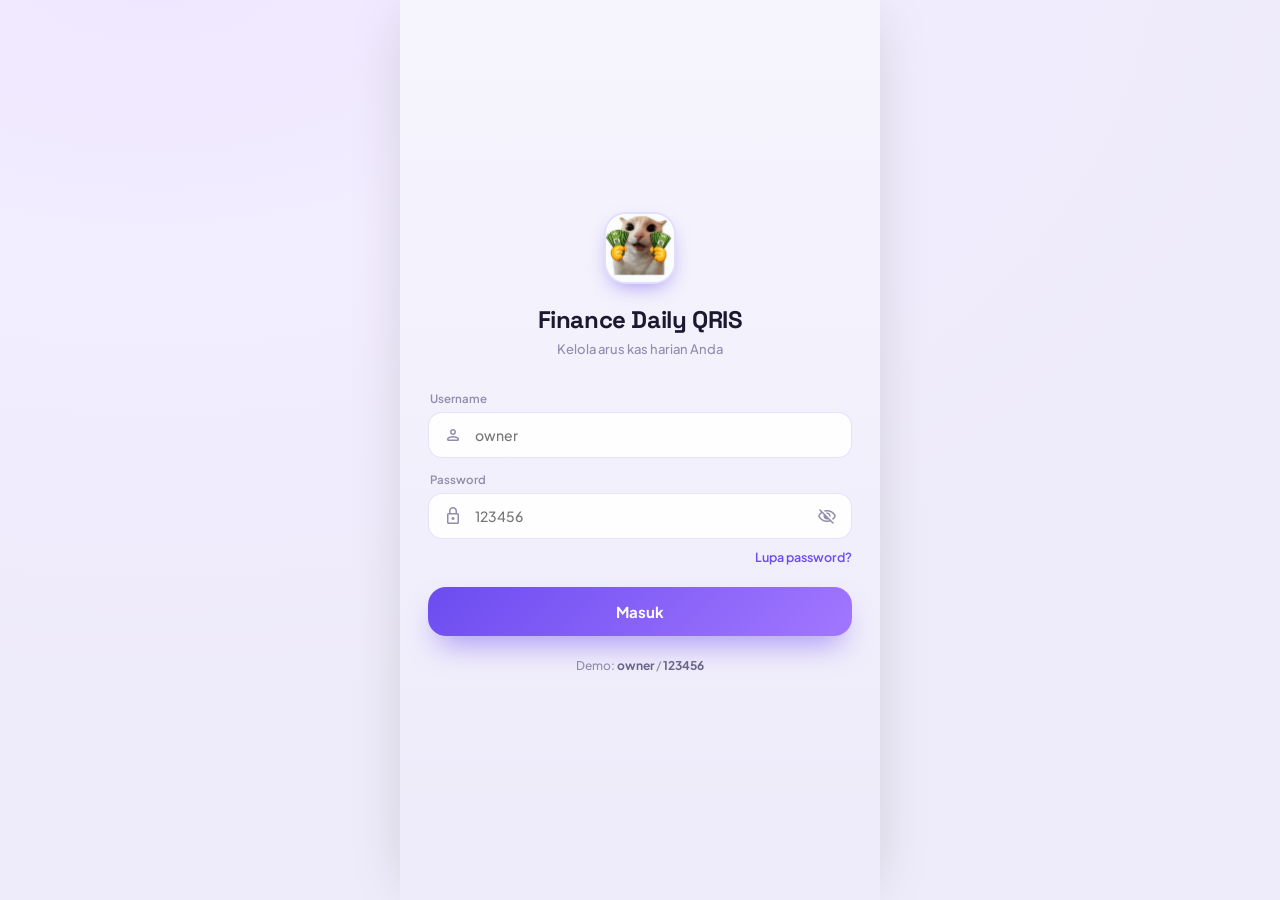
<file: index.html>
<!DOCTYPE html>
<html lang="id">
<head>
  <meta charset="utf-8">
  <meta name="viewport" content="width=device-width, initial-scale=1, maximum-scale=1">
  <title>Masuk — Finance Daily QRIS</title>
  <link rel="preconnect" href="https://fonts.googleapis.com">
  <link rel="preconnect" href="https://fonts.gstatic.com" crossorigin>
  <link href="https://fonts.googleapis.com/css2?family=Plus+Jakarta+Sans:wght@400;500;600;700;800&family=Space+Grotesk:wght@500;600;700&display=swap" rel="stylesheet">
  <link href="https://fonts.googleapis.com/css2?family=Material+Symbols+Rounded:opsz,wght,FILL,GRAD@24,400,0,0&display=swap" rel="stylesheet">
  <link rel="manifest" href="manifest.json">
  <meta name="theme-color" content="#6C4CF0">
  <link rel="apple-touch-icon" href="assets/icon/icon-180.png">
  <meta name="apple-mobile-web-app-capable" content="yes">
  <meta name="mobile-web-app-capable" content="yes">
  <meta name="apple-mobile-web-app-status-bar-style" content="default">
  <meta name="apple-mobile-web-app-title" content="Finance QRIS">
  <link rel="stylesheet" href="css/style.css?v=4">
</head>
<body>
  <div class="app">
    <div class="content" style="display:flex;flex-direction:column;justify-content:center;padding:24px 28px 40px">
      <div style="text-align:center;margin-bottom:34px">
        <div class="logo" style="width:72px;height:72px;border-radius:22px;margin:0 auto;animation:floaty 4s ease-in-out infinite">
          <span class="ms fill" style="font-size:38px">savings</span>
        </div>
        <div style="font-family:'Space Grotesk';font-weight:700;font-size:24px;margin-top:20px;letter-spacing:-.4px">Finance Daily QRIS</div>
        <div class="muted" style="font-size:13px;font-weight:500;margin-top:6px">Kelola arus kas harian Anda</div>
      </div>

      <label class="fld" style="margin-top:0">Username</label>
      <div class="input"><span class="ms">person</span><input id="username" placeholder="owner" autocomplete="username"></div>

      <label class="fld">Password</label>
      <div class="input">
        <span class="ms">lock</span>
        <input id="password" type="password" placeholder="123456" autocomplete="current-password">
        <span class="ms" id="eye" style="cursor:pointer">visibility_off</span>
      </div>

      <div style="display:flex;justify-content:flex-end;margin-top:10px">
        <a href="#" style="font-size:12.5px;font-weight:600">Lupa password?</a>
      </div>

      <div id="err" class="hidden" style="display:flex;align-items:center;gap:8px;margin-top:14px;padding:11px 14px;border-radius:13px;background:rgba(229,72,77,.1);border:1px solid rgba(229,72,77,.25)">
        <span class="ms" style="font-size:18px;color:var(--red)">error</span>
        <span id="err-msg" style="font-size:12.5px;font-weight:600;color:#C23A3F"></span>
      </div>

      <button class="btn" id="login-btn" style="margin-top:22px">
        <span class="ms spin hidden" id="load-ic">progress_activity</span>
        <span id="btn-label">Masuk</span>
      </button>

      <div class="muted" style="text-align:center;font-size:12px;font-weight:500;margin-top:22px">
        Demo: <b style="color:var(--muted2)">owner</b> / <b style="color:var(--muted2)">123456</b>
      </div>
    </div>
  </div>

  <script src="js/api.js?v=4"></script>
  <script src="js/currency.js?v=4"></script>
  <script src="js/utils.js?v=4"></script>
  <script src="js/store.js?v=4"></script>
  <script src="js/auth.js?v=4"></script>
  <script>
    if(getSession()) location.href='dashboard.html';
    const eye=$('#eye'), pass=$('#password'), btn=$('#login-btn'), lbl=$('#btn-label'), load=$('#load-ic');
    eye.addEventListener('click', function(){
      const show = pass.type==='password'; pass.type = show?'text':'password'; eye.textContent = show?'visibility':'visibility_off';
    });
    function showErr(m){ $('#err').classList.remove('hidden'); $('#err-msg').textContent=m; }
    async function doLogin(){
      $('#err').classList.add('hidden');
      const u=$('#username').value.trim(), p=$('#password').value.trim();
      if(!u||!p){ showErr('Username dan password wajib diisi'); return; }
      lbl.textContent='Memproses…'; load.classList.remove('hidden'); btn.disabled=true;
      try{
        const user = await Store.login(u,p);
        setSession(user);
        setTimeout(function(){ location.href='dashboard.html'; }, 400);
      }catch(e){
        showErr(e.message||'Gagal masuk'); lbl.textContent='Masuk'; load.classList.add('hidden'); btn.disabled=false;
      }
    }
    btn.addEventListener('click', doLogin);
    pass.addEventListener('keydown', function(e){ if(e.key==='Enter') doLogin(); });
  </script>
  <script>if('serviceWorker' in navigator){window.addEventListener('load',function(){navigator.serviceWorker.register('sw.js').catch(function(){});});}</script>
</body>
</html>
</file>
<file: css/style.css>
/* Finance Daily QRIS — style.css (shared, mobile-first) */
:root{
  --bg:#F6F5FD; --bg2:#EEEBFA; --card:rgba(255,255,255,.92); --line:rgba(108,76,240,.13);
  --ink:#1B1830; --muted:#918CAB; --muted2:#6B6588;
  --primary:#6C4CF0; --primary2:#A277FF; --secondary:#FF8A00;
  --green:#12B76A; --red:#F04438; --orange:#F79009;
  --radius:24px; --shadow:0 14px 34px -20px rgba(76,44,180,.5);
}
*{box-sizing:border-box}
html,body{margin:0;padding:0}
body{
  font-family:'Plus Jakarta Sans',system-ui,sans-serif;color:var(--ink);
  background:radial-gradient(1200px 760px at 12% -6%, #EEE6FF 0%, #F2EDFF 42%, #EEEBFA 100%);
  -webkit-font-smoothing:antialiased;min-height:100vh;
}
a{color:var(--primary);text-decoration:none}
a:hover{color:#5636D6}
.ms{font-family:'Material Symbols Rounded';font-weight:400;line-height:1;display:inline-block;vertical-align:middle}
.ms.fill{font-variation-settings:'FILL' 1}
::-webkit-scrollbar{width:0;height:0}

/* App shell: centered mobile canvas */
.app{max-width:480px;margin:0 auto;min-height:100vh;background:linear-gradient(180deg,var(--bg) 0%,var(--bg2) 100%);
  position:relative;display:flex;flex-direction:column;box-shadow:0 0 60px -20px rgba(40,32,20,.25)}
.content{flex:1;padding:14px 20px 110px}

/* Top bar */
.topbar{display:flex;align-items:center;justify-content:space-between;padding:20px 20px 12px}
.topbar .brand{display:flex;align-items:center;gap:12px}
.logo{width:44px;height:44px;border-radius:14px;display:flex;align-items:center;justify-content:center;position:relative;overflow:hidden;
  background:#fff;box-shadow:0 8px 20px -7px rgba(108,76,240,.6);border:2px solid rgba(108,76,240,.18)}
.logo::after{content:"";position:absolute;inset:0;background:url('../assets/logo/cat-money.jpg') center/132% no-repeat}
.logo .ms{display:none}
.topbar h1{font-size:18px;font-weight:800;margin:0;letter-spacing:-.3px}
.topbar .sub{font-size:12px;color:var(--muted);font-weight:500}
.icon-btn{width:42px;height:42px;border-radius:13px;background:rgba(255,255,255,.7);border:1px solid var(--line);
  display:flex;align-items:center;justify-content:center;cursor:pointer;color:#5C5344}
.icon-btn .ms{font-size:22px}

/* Cards */
.card{background:var(--card);border:1px solid var(--line);border-radius:var(--radius);padding:16px;backdrop-filter:blur(8px);box-shadow:0 12px 30px -24px rgba(76,44,180,.55)}
.grid2{display:grid;grid-template-columns:1fr 1fr;gap:12px}

/* Buttons */
.btn{display:flex;align-items:center;justify-content:center;gap:8px;border:none;border-radius:18px;padding:15px 0;
  font-family:inherit;font-weight:700;font-size:15px;color:#fff;cursor:pointer;width:100%;
  background:linear-gradient(135deg,#6C4CF0,#A277FF);box-shadow:0 16px 30px -10px rgba(108,76,240,.6);transition:.15s}
.btn.green{background:linear-gradient(135deg,#0EA968,#16C97A);box-shadow:0 16px 30px -10px rgba(18,183,106,.5)}
.btn.red{background:linear-gradient(135deg,#EF4444,#F04438);box-shadow:0 16px 30px -10px rgba(240,68,56,.5)}
.btn:hover{filter:brightness(1.05)}
.btn:active{transform:translateY(1px)}
.btn-ghost{background:transparent;color:var(--muted2);border:1px solid var(--line);box-shadow:none}
.btn-ghost:hover{background:rgba(108,76,240,.06);color:var(--primary)}

/* Forms */
label.fld{display:block;font-size:11.5px;color:var(--muted);font-weight:600;margin:14px 0 6px 2px}
.input{display:flex;align-items:center;gap:10px;background:rgba(255,255,255,.9);border:1px solid rgba(108,76,240,.16);
  border-radius:14px;padding:12px 14px}
.input .ms{color:#918CAB;font-size:20px}
.input input,.input textarea,.input select{border:none;outline:none;background:transparent;font-family:inherit;
  font-size:14px;font-weight:500;color:var(--ink);width:100%}
.input textarea{resize:none}
.num{font-family:'Space Grotesk',sans-serif;font-weight:700}

/* Chips */
.chips{display:flex;gap:8px;overflow-x:auto;padding-bottom:4px}
.chip{flex:0 0 auto;border:1px solid var(--line);background:rgba(255,255,255,.8);color:var(--muted2);
  font-family:inherit;font-weight:600;font-size:12px;padding:8px 14px;border-radius:999px;cursor:pointer}
.chip.active{background:var(--primary);color:#fff;border-color:var(--primary)}
.chip.pill.active{background:rgba(108,76,240,.12);color:var(--primary)}
.seg{display:flex;gap:4px;background:#EBE7FA;border-radius:12px;padding:4px}
.seg button{flex:1;border:none;background:transparent;font-family:inherit;font-weight:600;font-size:12px;
  color:var(--muted2);padding:8px 0;border-radius:9px;cursor:pointer}
.seg button.active{background:#fff;color:var(--primary);font-weight:700;box-shadow:0 2px 6px -2px rgba(40,32,20,.2)}

/* Transaction row */
.tx{display:flex;align-items:center;gap:12px;background:rgba(255,255,255,.75);border:1px solid rgba(108,76,240,.12);
  border-radius:18px;padding:12px 14px;margin-bottom:10px}
.tx .ico{width:42px;height:42px;border-radius:13px;display:flex;align-items:center;justify-content:center}
.tx .ico .ms{font-size:22px}
.tx .meta{flex:1;min-width:0}
.tx .meta .t{font-size:13.5px;font-weight:700;white-space:nowrap;overflow:hidden;text-overflow:ellipsis}
.tx .meta .s{font-size:11.5px;color:var(--muted);font-weight:500}
.tx .amt{font-family:'Space Grotesk';font-weight:700;font-size:14.5px;text-align:right}
.badge{display:inline-block;font-size:9.5px;font-weight:700;padding:2px 8px;border-radius:999px}
.badge.ok{color:var(--green);background:rgba(22,163,74,.12)}
.badge.pending{color:var(--orange);background:rgba(245,158,11,.14)}

.section-title{display:flex;justify-content:space-between;align-items:center;margin:22px 2px 12px}
.section-title h2{font-size:15px;font-weight:700;margin:0}

/* Bottom nav */
.bottom-nav{position:fixed;bottom:0;left:50%;transform:translateX(-50%);width:100%;max-width:480px;height:82px;
  background:rgba(246,245,253,.94);backdrop-filter:blur(14px);border-top:1px solid var(--line);
  display:flex;align-items:flex-start;justify-content:space-around;padding:12px 20px 0;z-index:40}
.bottom-nav a{display:flex;flex-direction:column;align-items:center;gap:3px;color:#918CAB;font-weight:600;font-size:9.5px}
.bottom-nav a .ms{font-size:24px}
.bottom-nav a.active{color:var(--primary);font-weight:700}
.bottom-nav a.active .ms{font-variation-settings:'FILL' 1}
.fab{width:54px;height:54px;border-radius:18px;background:linear-gradient(135deg,var(--primary),var(--primary2));
  display:flex;align-items:center;justify-content:center;margin-top:-16px;box-shadow:0 12px 22px -8px rgba(108,76,240,.65)}
.fab .ms{font-size:28px;color:#fff}

/* Toast */
.toast-wrap{position:fixed;left:50%;transform:translateX(-50%);bottom:100px;width:100%;max-width:440px;padding:0 20px;z-index:80;
  pointer-events:none}
.toast{display:flex;align-items:center;gap:10px;padding:13px 16px;border-radius:15px;background:#241F3A;color:#fff;
  box-shadow:0 16px 30px -12px rgba(0,0,0,.5);font-size:13px;font-weight:600;margin-top:8px;
  animation:toastIn .25s ease-out}
.toast .ms{font-size:20px}
.toast.ok .ms{color:#4ADE80}
.toast.err .ms{color:#F87171}
@keyframes toastIn{from{opacity:0;transform:translateY(10px)}to{opacity:1;transform:none}}
@keyframes spin{to{transform:rotate(360deg)}}
@keyframes floaty{0%,100%{transform:translateY(0)}50%{transform:translateY(-6px)}}
.spin{display:inline-block;animation:spin .8s linear infinite}

/* Hero balance */
.hero{border-radius:28px;padding:22px;color:#fff;position:relative;overflow:hidden;
  background:linear-gradient(140deg,#7C3AED 0%,#6C4CF0 46%,#C026D3 100%);box-shadow:0 26px 48px -20px rgba(108,44,200,.62)}
.hero .glow{position:absolute;top:-40px;right:-30px;width:150px;height:150px;border-radius:50%;background:rgba(255,255,255,.14)}
.hero::after{content:"";position:absolute;bottom:-60px;left:-30px;width:170px;height:170px;border-radius:50%;z-index:0;
  background:radial-gradient(circle,rgba(255,138,0,.5),transparent 70%)}
.hero .glow{z-index:0}
.hero>*{position:relative;z-index:1}
.hero .lbl{font-size:12.5px;color:rgba(255,255,255,.8);font-weight:600}
.hero .big{font-family:'Space Grotesk';font-weight:700;font-size:34px;margin:8px 0 16px;letter-spacing:-.5px}
.hero .mini{flex:1;background:rgba(255,255,255,.14);border-radius:15px;padding:11px 13px}
.hero .mini .k{display:flex;align-items:center;gap:5px;font-size:11px;color:rgba(255,255,255,.82);font-weight:600}
.hero .mini .v{font-family:'Space Grotesk';font-weight:700;font-size:16px;margin-top:4px}

.stat .ico{width:34px;height:34px;border-radius:11px;display:flex;align-items:center;justify-content:center}
.stat .k{font-size:11.5px;color:var(--muted);font-weight:600;margin-top:10px}
.stat .v{font-family:'Space Grotesk';font-weight:700;font-size:17px;margin-top:2px}

.empty{display:flex;flex-direction:column;align-items:center;gap:10px;padding:48px 20px;color:#A9A3BF}
.empty .ms{font-size:40px}
.muted{color:var(--muted)}
.hidden{display:none!important}

/* Settings — header seksi & banner */
.set-banner{border-radius:24px;padding:18px 20px;color:#fff;position:relative;overflow:hidden;display:flex;align-items:center;gap:14px;
  background:linear-gradient(135deg,#7C3AED 0%,#6C4CF0 50%,#C026D3 100%);box-shadow:0 22px 42px -20px rgba(108,44,200,.6)}
.set-banner .cat{width:52px;height:52px;border-radius:16px;background:#fff center/132% no-repeat;flex-shrink:0;
  background-image:url('../assets/logo/cat-money.jpg');box-shadow:0 6px 16px -6px rgba(0,0,0,.4);border:2px solid rgba(255,255,255,.6)}
.set-banner h2{margin:0;font-size:17px;font-weight:800;letter-spacing:-.3px}
.set-banner .sub{font-size:12px;color:rgba(255,255,255,.85);font-weight:600;margin-top:2px}
.set-banner .blob{position:absolute;top:-30px;right:-20px;width:120px;height:120px;border-radius:50%;background:rgba(255,255,255,.12)}
.sec-head{display:flex;align-items:center;gap:11px;margin-bottom:12px}
.sec-head .ic{width:38px;height:38px;border-radius:12px;display:flex;align-items:center;justify-content:center;flex-shrink:0}
.sec-head .ic .ms{font-size:20px}
.sec-head .tt{flex:1;min-width:0}
.sec-head h3{margin:0;font-size:14.5px;font-weight:800;letter-spacing:-.2px}
.sec-head .sub{font-size:11px;color:var(--muted);font-weight:600;margin-top:1px}

/* Modal / bottom sheet (dipakai report & settings) */
.modal-backdrop{position:fixed;inset:0;z-index:90;background:rgba(43,38,32,.5);backdrop-filter:blur(4px);
  display:flex;align-items:flex-end;justify-content:center;animation:fadeIn .2s ease-out}
.modal{width:100%;max-width:480px;background:linear-gradient(180deg,var(--bg) 0%,var(--bg2) 100%);
  border-radius:26px 26px 0 0;padding:18px 20px 26px;max-height:88vh;overflow-y:auto;animation:sheetUp .28s cubic-bezier(.2,.8,.2,1)}
.modal-head{display:flex;align-items:center;justify-content:space-between;margin-bottom:12px}
.modal-head h3{margin:0;font-size:17px;font-weight:800;letter-spacing:-.3px}
.modal-body .row{display:flex;justify-content:space-between;gap:14px;padding:9px 0;border-bottom:1px solid var(--line)}
.modal-body .row .k{font-size:12px;color:var(--muted);font-weight:600}
.modal-body .row .v{font-size:12.5px;font-weight:700;text-align:right}
.modal-body .receipt{margin-top:14px;border-radius:16px;overflow:hidden;border:1px solid var(--line)}
.modal-body .receipt img{display:block;width:100%}
.modal-actions{display:flex;gap:10px;margin-top:18px}
.modal-actions .btn-ghost{width:auto;flex:0 0 auto;padding:0 18px;display:flex;align-items:center;gap:6px}
@keyframes fadeIn{from{opacity:0}to{opacity:1}}
@keyframes sheetUp{from{transform:translateY(30px);opacity:.6}to{transform:none;opacity:1}}

/* Indikator sinkron offline */
.sync-pill{position:fixed;left:50%;transform:translateX(-50%);top:14px;z-index:85;display:flex;align-items:center;gap:7px;
  padding:8px 14px;border-radius:999px;background:#241F3A;color:#fff;font-size:11.5px;font-weight:700;
  box-shadow:0 12px 26px -12px rgba(0,0,0,.5);animation:toastIn .25s ease-out}
.sync-pill.online{background:#16A34A}
.sync-pill .ms{font-size:16px}
</file>
<file: css/transaction.css>
/* css/transaction.css — penyesuaian khusus halaman form transaksi */
#amount::placeholder{color:#B7B2CC}
.chips .chip.pill.active{background:rgba(108,76,240,.12);color:var(--primary);border-color:var(--primary)}

/* Lampiran foto struk */
.attach-drop{display:flex;flex-direction:column;align-items:center;justify-content:center;gap:5px;
  border:1.5px dashed rgba(108,76,240,.32);background:rgba(108,76,240,.05);border-radius:16px;
  padding:20px 16px;cursor:pointer;text-align:center;transition:.15s}
.attach-drop:active{transform:translateY(1px)}
.attach-drop:hover{background:rgba(108,76,240,.08)}
.attach-preview{position:relative;margin-top:6px;border-radius:16px;overflow:hidden;border:1px solid var(--line)}
.attach-preview img{display:block;width:100%;max-height:280px;object-fit:cover}
.attach-remove{position:absolute;top:10px;right:10px;width:38px;height:38px;border-radius:12px;border:none;cursor:pointer;
  background:rgba(43,38,32,.72);color:#fff;display:flex;align-items:center;justify-content:center;backdrop-filter:blur(4px)}
.attach-remove:active{transform:translateY(1px)}
</file>
